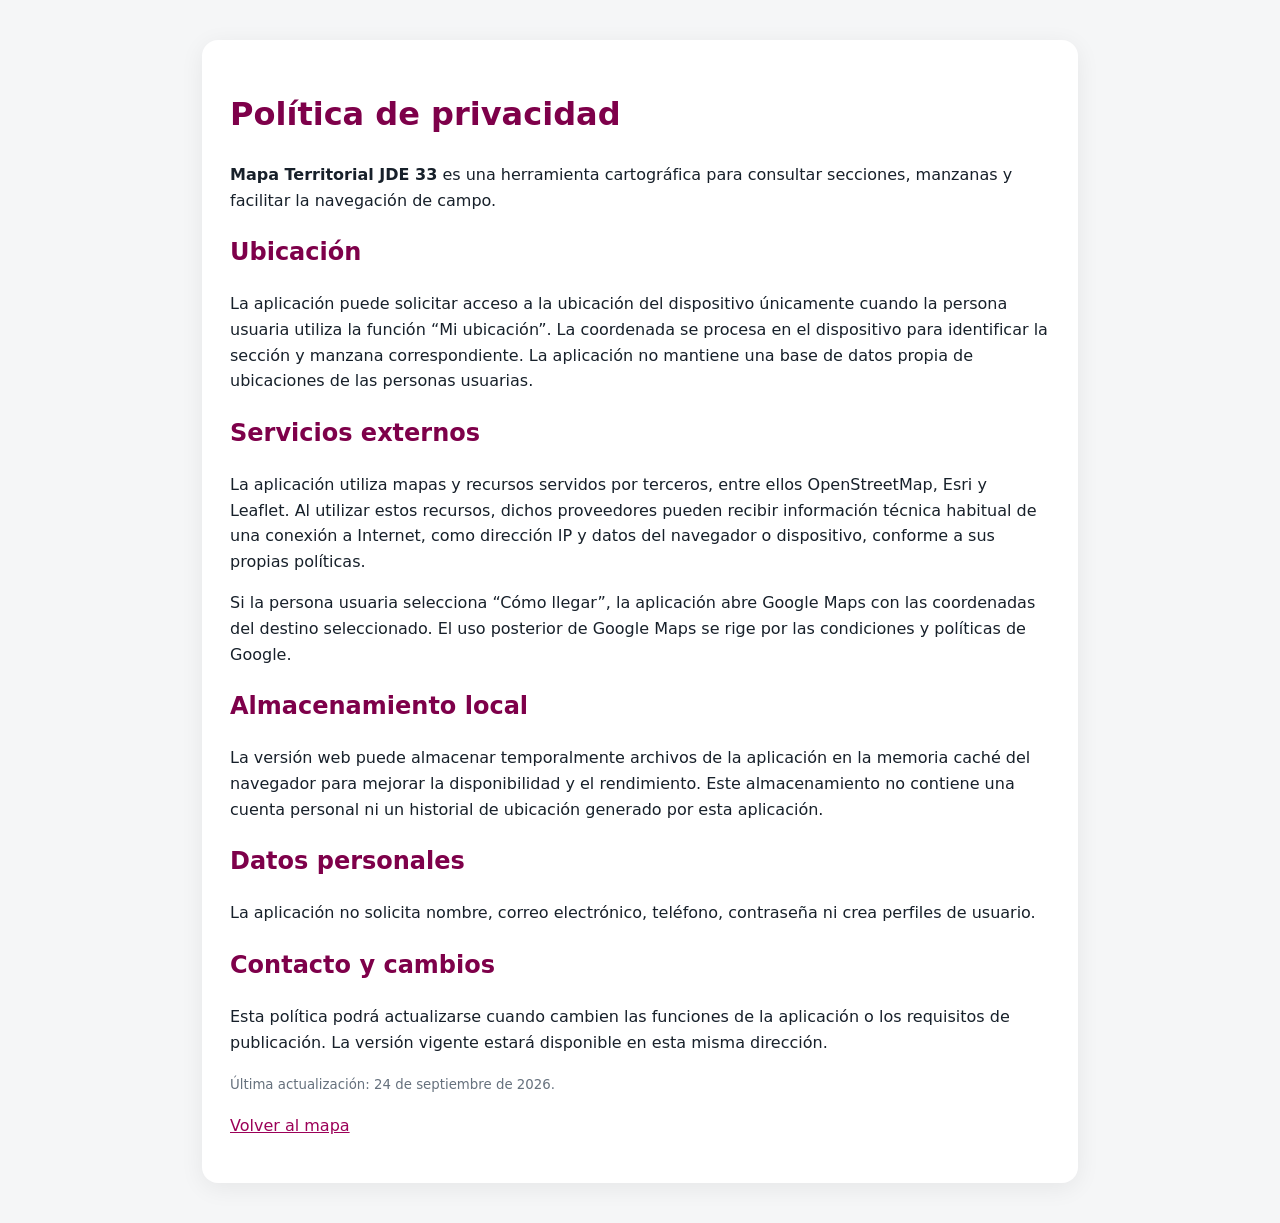
<file: privacy.html>
<!doctype html>
<html lang="es">
<head>
  <meta charset="utf-8">
  <meta name="viewport" content="width=device-width, initial-scale=1">
  <meta name="theme-color" content="#9b0058">
  <title>Política de privacidad · Mapa Territorial JDE 33</title>
  <style>
    body{font-family:system-ui,-apple-system,Segoe UI,Arial,sans-serif;line-height:1.6;margin:0;background:#f5f6f7;color:#17202a}
    main{max-width:820px;margin:40px auto;padding:28px;background:#fff;border-radius:16px;box-shadow:0 5px 24px #0001}
    h1,h2{color:#7e004a}a{color:#9b0058}small{color:#66717d}
  </style>
</head>
<body>
<main>
  <h1>Política de privacidad</h1>
  <p><strong>Mapa Territorial JDE 33</strong> es una herramienta cartográfica para consultar secciones, manzanas y facilitar la navegación de campo.</p>
  <h2>Ubicación</h2>
  <p>La aplicación puede solicitar acceso a la ubicación del dispositivo únicamente cuando la persona usuaria utiliza la función “Mi ubicación”. La coordenada se procesa en el dispositivo para identificar la sección y manzana correspondiente. La aplicación no mantiene una base de datos propia de ubicaciones de las personas usuarias.</p>
  <h2>Servicios externos</h2>
  <p>La aplicación utiliza mapas y recursos servidos por terceros, entre ellos OpenStreetMap, Esri y Leaflet. Al utilizar estos recursos, dichos proveedores pueden recibir información técnica habitual de una conexión a Internet, como dirección IP y datos del navegador o dispositivo, conforme a sus propias políticas.</p>
  <p>Si la persona usuaria selecciona “Cómo llegar”, la aplicación abre Google Maps con las coordenadas del destino seleccionado. El uso posterior de Google Maps se rige por las condiciones y políticas de Google.</p>
  <h2>Almacenamiento local</h2>
  <p>La versión web puede almacenar temporalmente archivos de la aplicación en la memoria caché del navegador para mejorar la disponibilidad y el rendimiento. Este almacenamiento no contiene una cuenta personal ni un historial de ubicación generado por esta aplicación.</p>
  <h2>Datos personales</h2>
  <p>La aplicación no solicita nombre, correo electrónico, teléfono, contraseña ni crea perfiles de usuario.</p>
  <h2>Contacto y cambios</h2>
  <p>Esta política podrá actualizarse cuando cambien las funciones de la aplicación o los requisitos de publicación. La versión vigente estará disponible en esta misma dirección.</p>
  <p><small>Última actualización: 24 de septiembre de 2026.</small></p>
  <p><a href="./">Volver al mapa</a></p>
</main>
</body>
</html>
</file>
